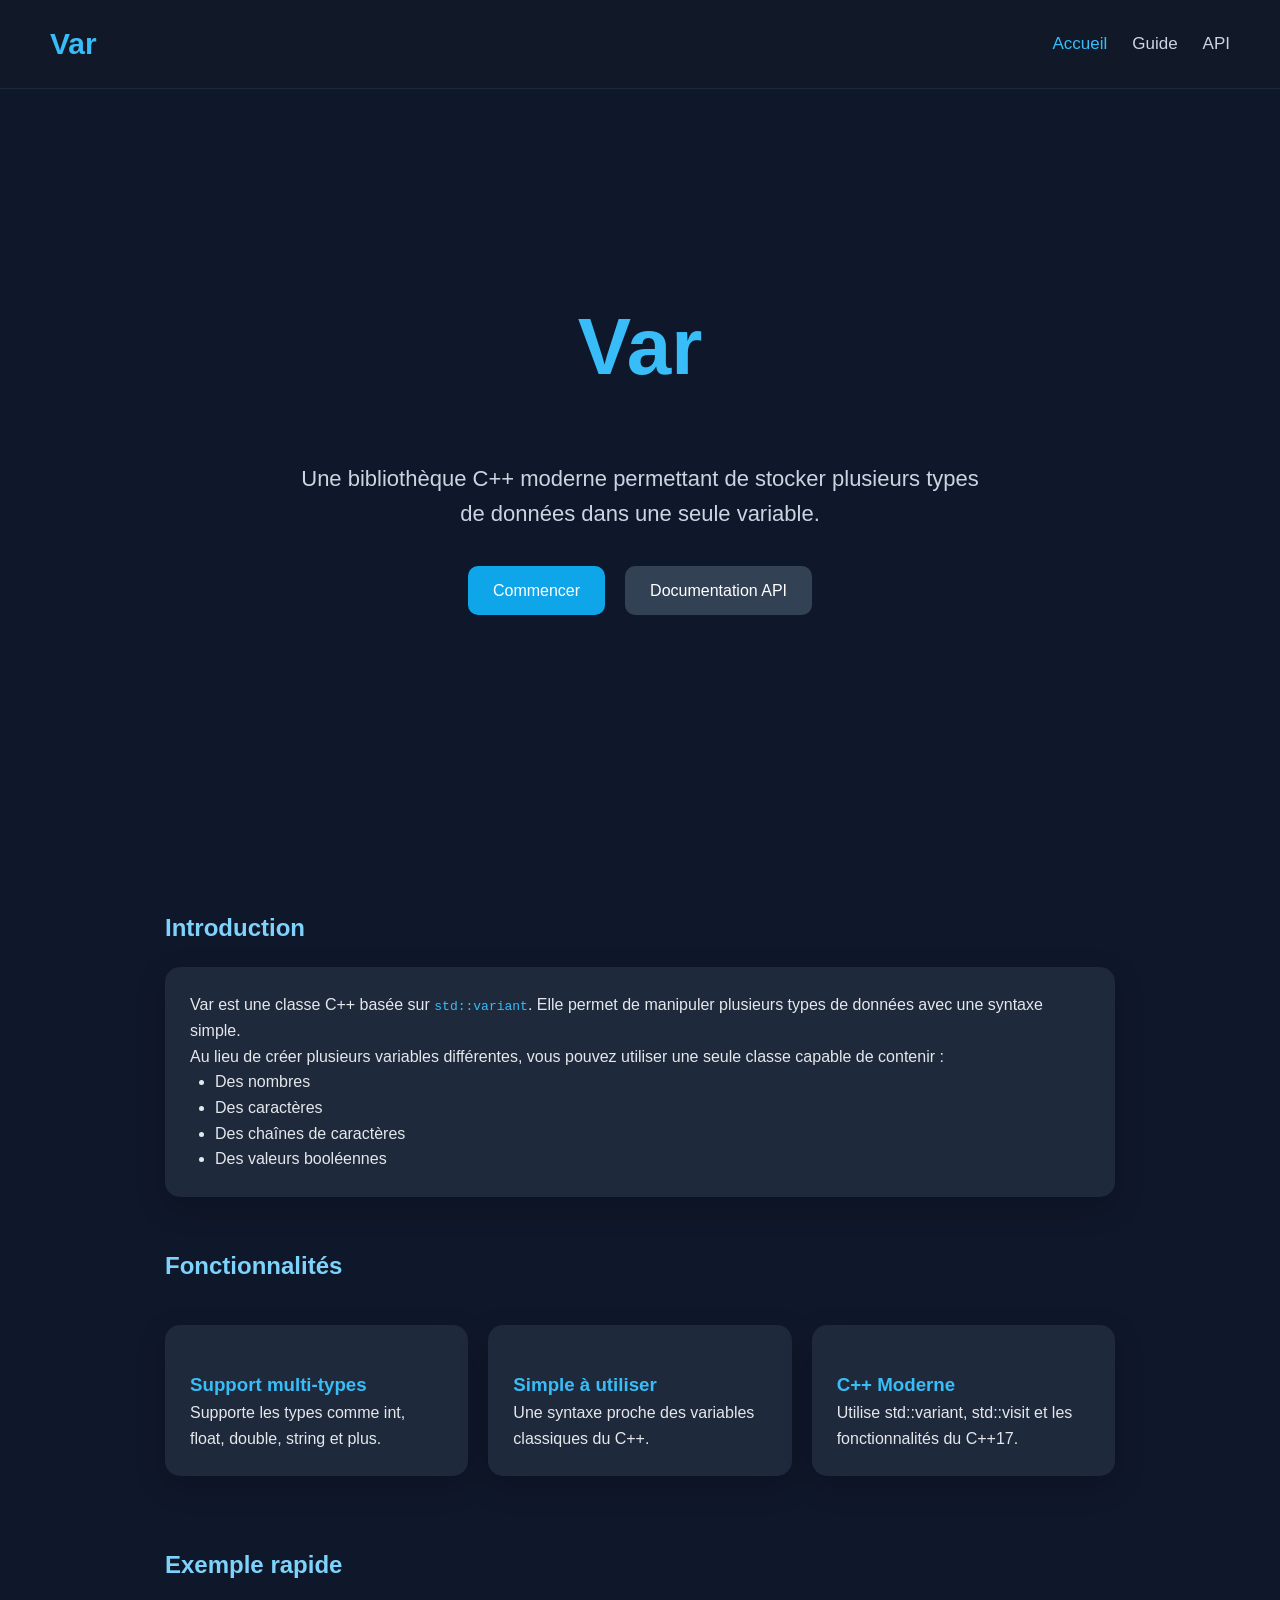
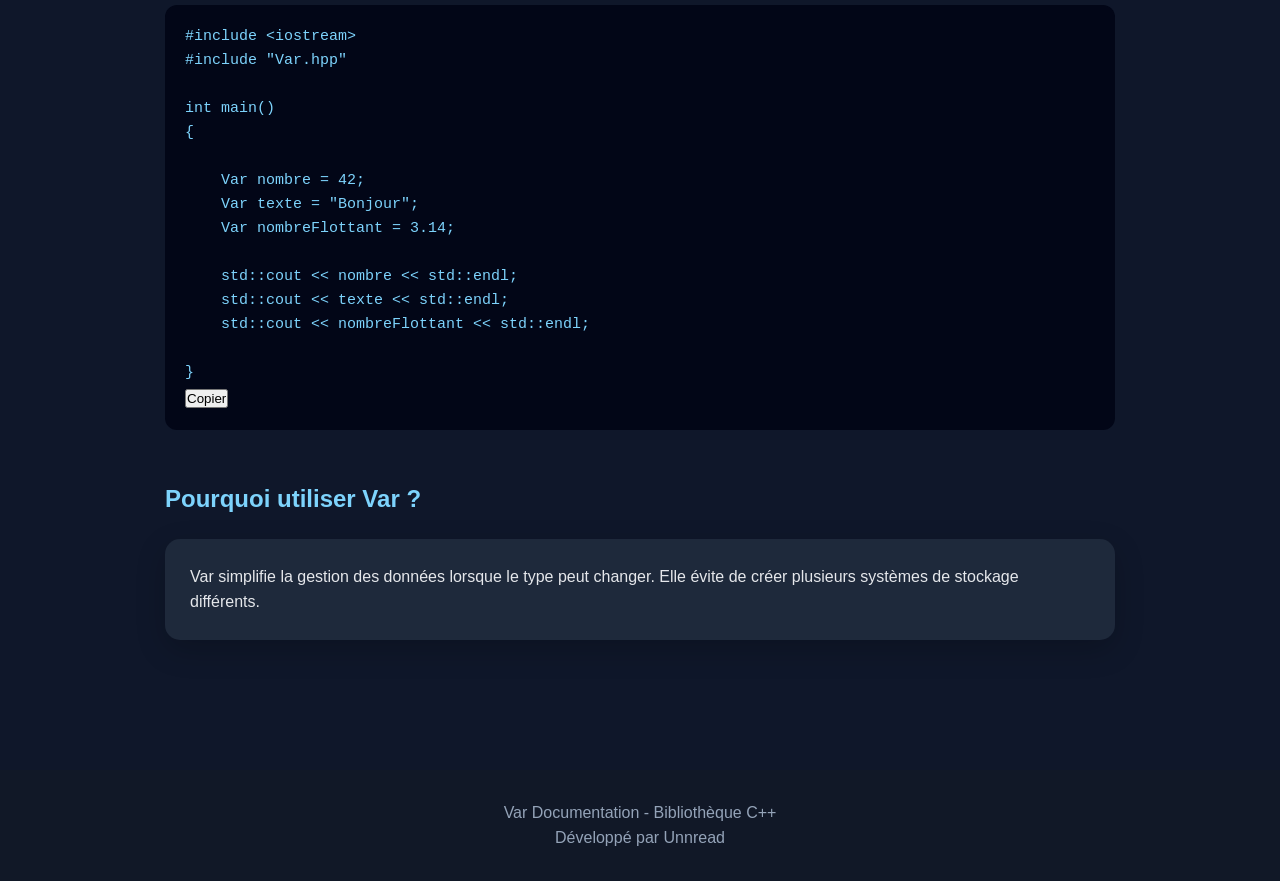
<file: docs/index.html>
<!DOCTYPE html>
<html lang="fr">

<head>
    <meta charset="UTF-8">
    <meta name="viewport" content="width=device-width, initial-scale=1.0">

    <title>Var - Documentation C++</title>

    <link rel="stylesheet" href="css/style.css">
</head>

<body>

<header>

    <nav class="navbar">

        <div class="title">
            Var
        </div>

        <ul>
            <li><a class="active" href="index.html">Accueil</a></li>
            <li><a href="guide.html">Guide</a></li>
            <li><a href="api.html">API</a></li>
        </ul>

    </nav>

</header>


<main>


<section class="hero">

    <h1>
        Var
    </h1>

    <p>
        Une bibliothèque C++ moderne permettant de stocker plusieurs types
        de données dans une seule variable.
    </p>


    <div class="buttons">

        <a href="guide.html" class="button">
            Commencer
        </a>

        <a href="api.html" class="button secondary">
            Documentation API
        </a>

    </div>

</section>



<section class="container">


<h2>
    Introduction
</h2>


<div class="card">

<p>

Var est une classe C++ basée sur <code>std::variant</code>.
Elle permet de manipuler plusieurs types de données avec une syntaxe simple.

</p>

<p>

Au lieu de créer plusieurs variables différentes,
vous pouvez utiliser une seule classe capable de contenir :

</p>


<ul>

<li>Des nombres</li>
<li>Des caractères</li>
<li>Des chaînes de caractères</li>
<li>Des valeurs booléennes</li>

</ul>


</div>



<h2>
    Fonctionnalités
</h2>


<div class="grid">


<div class="card">

<h3>
Support multi-types
</h3>

<p>
Supporte les types comme int, float, double, string et plus.
</p>

</div>



<div class="card">

<h3>
Simple à utiliser
</h3>

<p>
Une syntaxe proche des variables classiques du C++.
</p>

</div>



<div class="card">

<h3>
C++ Moderne
</h3>

<p>
Utilise std::variant, std::visit et les fonctionnalités du C++17.
</p>

</div>



</div>




<h2>
Exemple rapide
</h2>


<div class="code">

<pre>
#include &lt;iostream&gt;
#include "Var.hpp"

int main()
{

    Var nombre = 42;
    Var texte = "Bonjour";
    Var nombreFlottant = 3.14;

    std::cout &lt;&lt; nombre &lt;&lt; std::endl;
    std::cout &lt;&lt; texte &lt;&lt; std::endl;
    std::cout &lt;&lt; nombreFlottant &lt;&lt; std::endl;

}
</pre>

</div>



<h2>
Pourquoi utiliser Var ?
</h2>


<div class="card">

<p>

Var simplifie la gestion des données lorsque le type peut changer.
Elle évite de créer plusieurs systèmes de stockage différents.

</p>


</div>



</section>


</main>



<footer>

<p>
Var Documentation - Bibliothèque C++
</p>

<p>
Développé par Unnread
</p>

</footer>



<script src="js/script.js"></script>

</body>

</html>
</file>
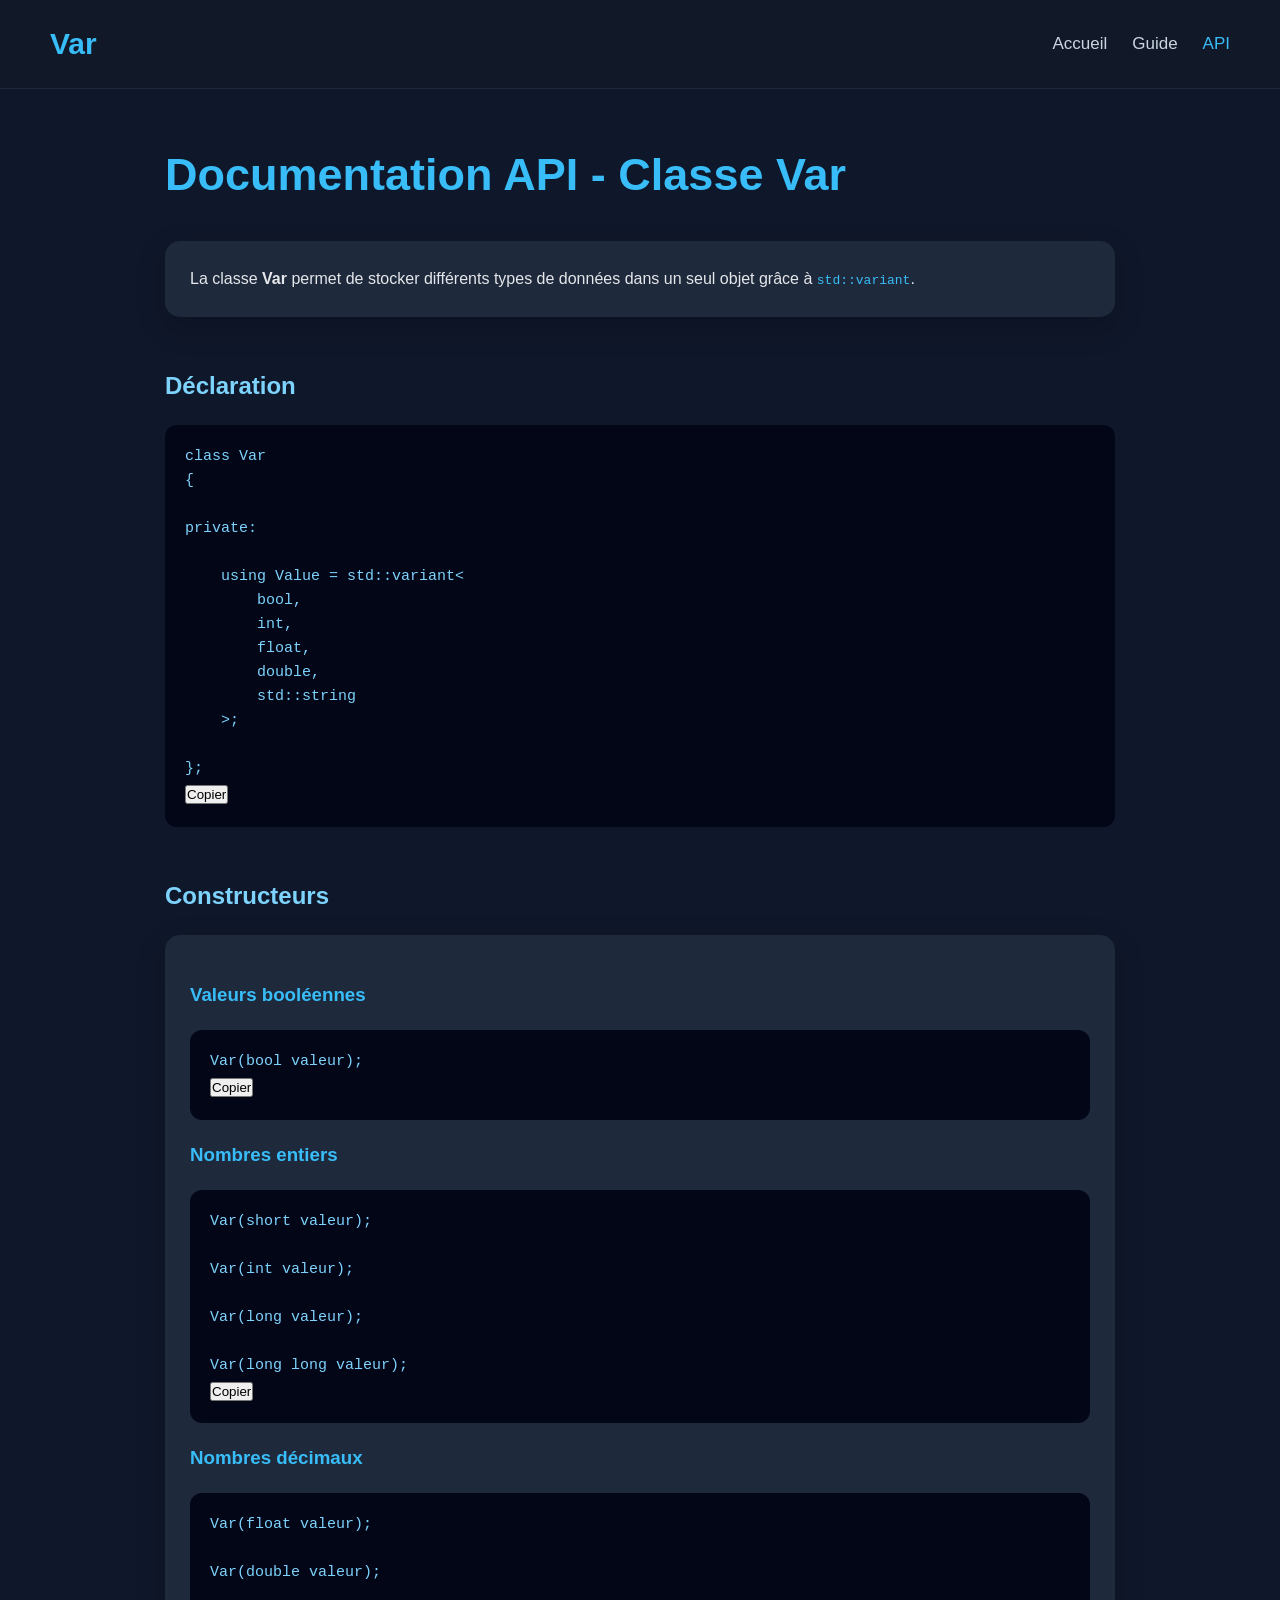
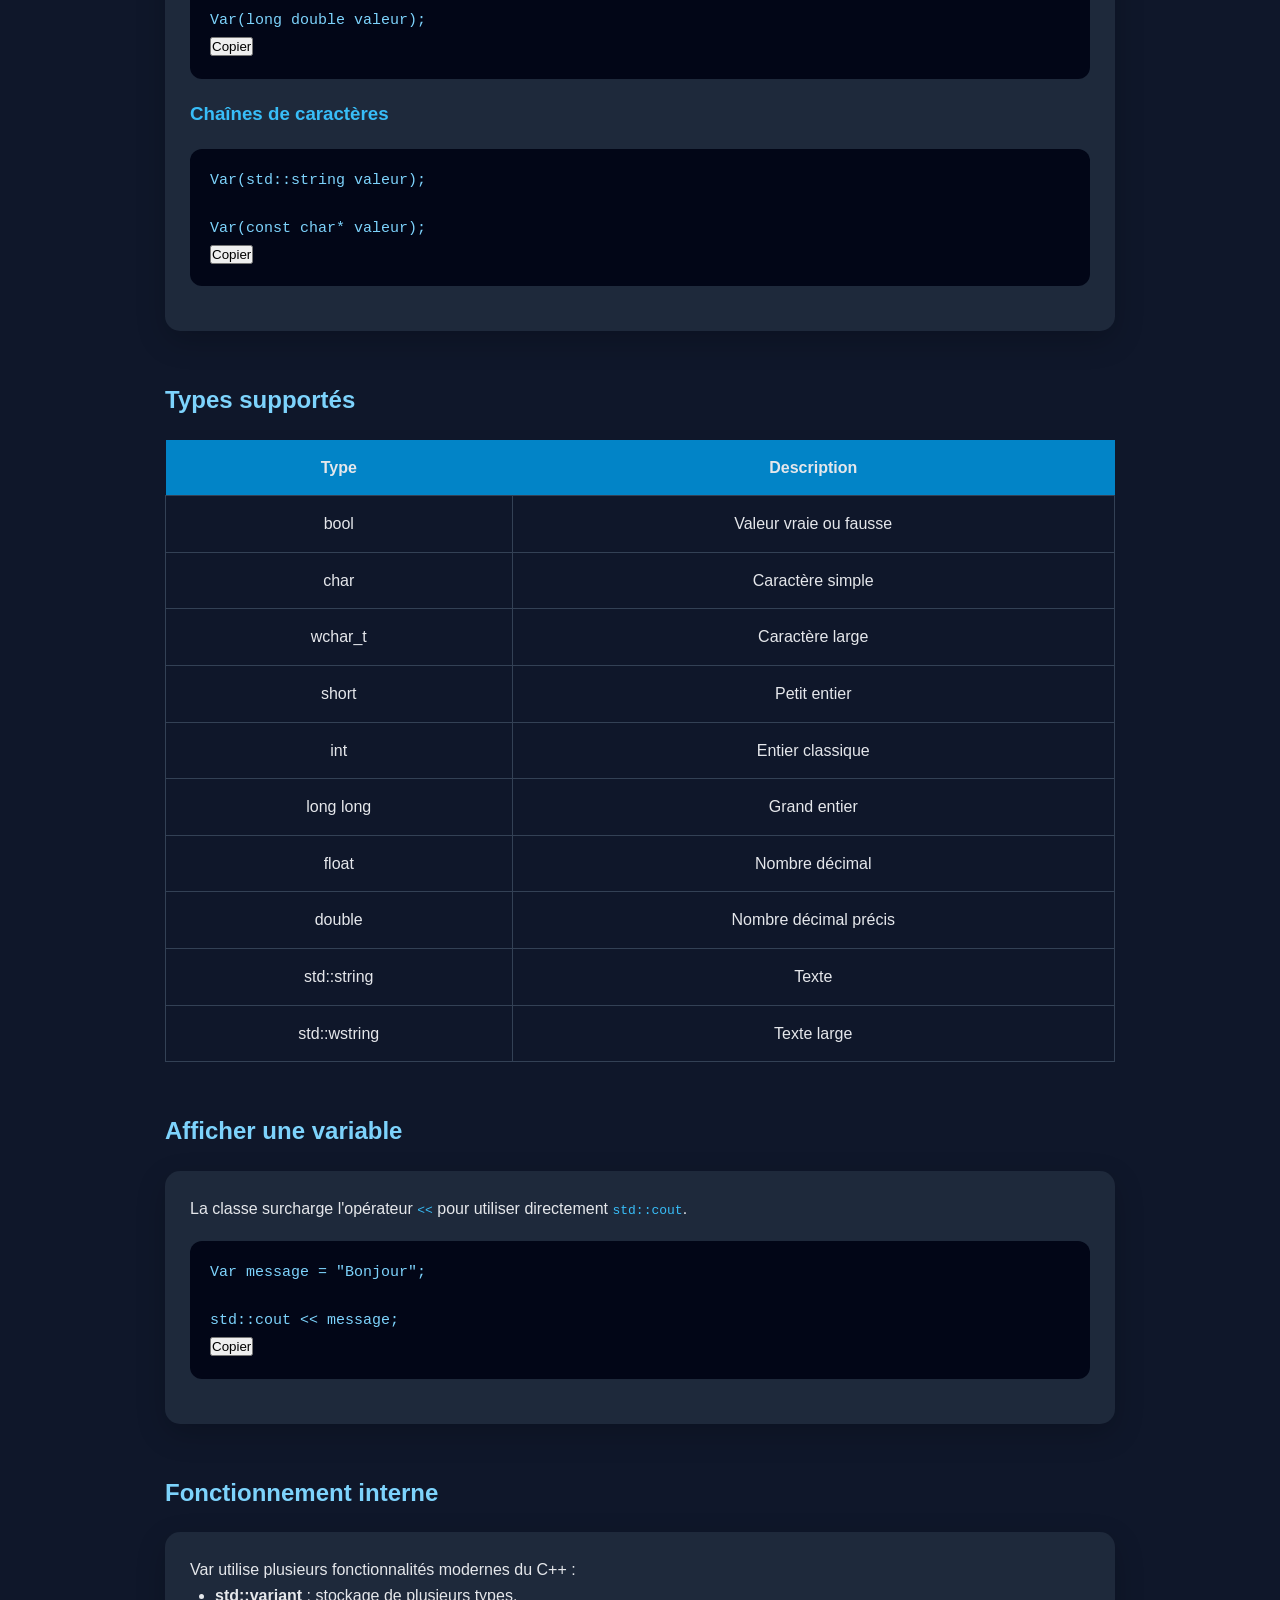
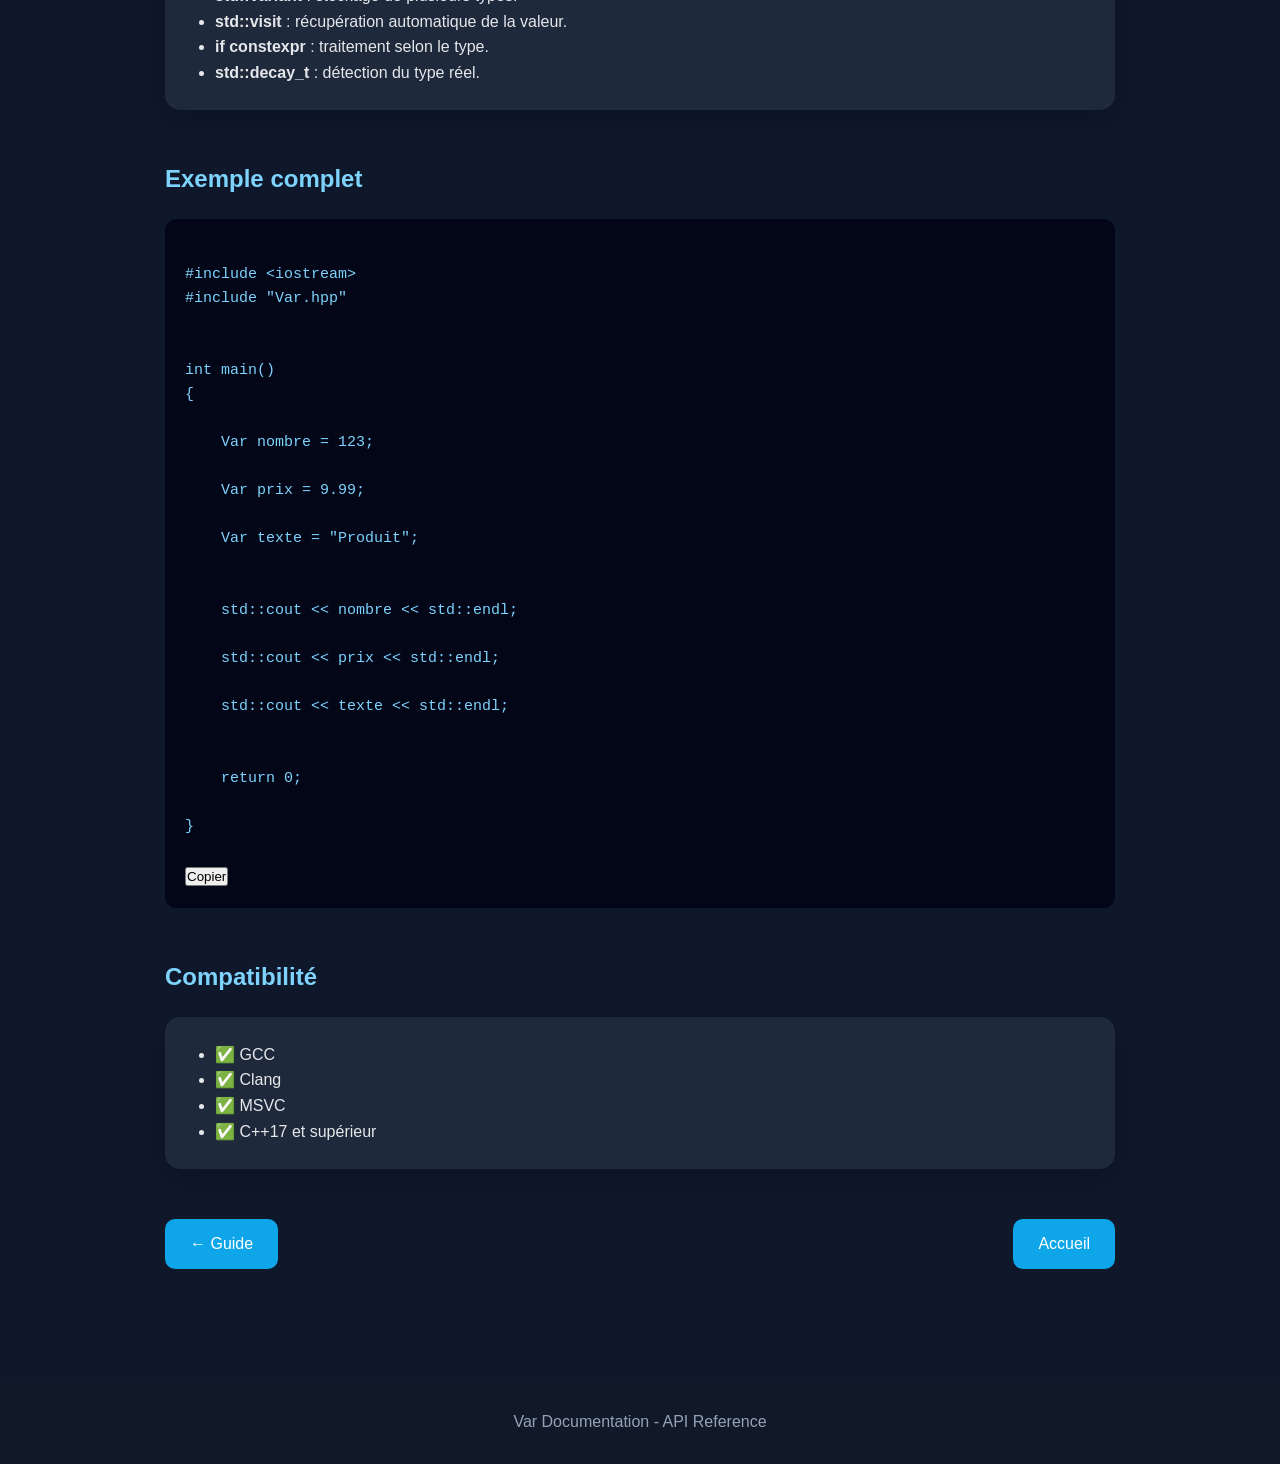
<file: docs/api.html>
<!DOCTYPE html>
<html lang="fr">

<head>

<meta charset="UTF-8">
<meta name="viewport" content="width=device-width, initial-scale=1.0">

<title>Var - API Documentation</title>

<link rel="stylesheet" href="css/style.css">

</head>


<body>


<header>

<nav class="navbar">

<div class="title">
    Var
</div>


<ul>

<li>
<a href="index.html">Accueil</a>
</li>

<li>
<a href="guide.html">Guide</a>
</li>

<li>
<a class="active" href="api.html">API</a>
</li>

</ul>

</nav>

</header>




<main>


<section class="container">


<h1>
Documentation API - Classe Var
</h1>



<div class="card">

<p>
La classe <strong>Var</strong> permet de stocker différents types
de données dans un seul objet grâce à <code>std::variant</code>.
</p>

</div>




<h2>
Déclaration
</h2>


<div class="code">

<pre>
class Var
{

private:

    using Value = std::variant&lt;
        bool,
        int,
        float,
        double,
        std::string
    &gt;;

};
</pre>

</div>





<h2>
Constructeurs
</h2>


<div class="card">


<h3>
Valeurs booléennes
</h3>


<div class="code">

<pre>
Var(bool valeur);
</pre>

</div>



<h3>
Nombres entiers
</h3>


<div class="code">

<pre>
Var(short valeur);

Var(int valeur);

Var(long valeur);

Var(long long valeur);
</pre>

</div>




<h3>
Nombres décimaux
</h3>


<div class="code">

<pre>
Var(float valeur);

Var(double valeur);

Var(long double valeur);
</pre>

</div>




<h3>
Chaînes de caractères
</h3>


<div class="code">

<pre>
Var(std::string valeur);

Var(const char* valeur);
</pre>

</div>


</div>







<h2>
Types supportés
</h2>


<table>


<tr>

<th>
Type
</th>

<th>
Description
</th>

</tr>


<tr>
<td>bool</td>
<td>Valeur vraie ou fausse</td>
</tr>


<tr>
<td>char</td>
<td>Caractère simple</td>
</tr>


<tr>
<td>wchar_t</td>
<td>Caractère large</td>
</tr>


<tr>
<td>short</td>
<td>Petit entier</td>
</tr>


<tr>
<td>int</td>
<td>Entier classique</td>
</tr>


<tr>
<td>long long</td>
<td>Grand entier</td>
</tr>


<tr>
<td>float</td>
<td>Nombre décimal</td>
</tr>


<tr>
<td>double</td>
<td>Nombre décimal précis</td>
</tr>


<tr>
<td>std::string</td>
<td>Texte</td>
</tr>


<tr>
<td>std::wstring</td>
<td>Texte large</td>
</tr>


</table>








<h2>
Afficher une variable
</h2>



<div class="card">

<p>
La classe surcharge l'opérateur <code>&lt;&lt;</code>
pour utiliser directement <code>std::cout</code>.
</p>


<div class="code">

<pre>
Var message = "Bonjour";

std::cout &lt;&lt; message;
</pre>

</div>


</div>







<h2>
Fonctionnement interne
</h2>


<div class="card">


<p>

Var utilise plusieurs fonctionnalités modernes du C++ :

</p>


<ul>

<li>
<strong>std::variant</strong> : stockage de plusieurs types.
</li>


<li>
<strong>std::visit</strong> : récupération automatique de la valeur.
</li>


<li>
<strong>if constexpr</strong> : traitement selon le type.
</li>


<li>
<strong>std::decay_t</strong> : détection du type réel.
</li>


</ul>


</div>








<h2>
Exemple complet
</h2>


<div class="code">

<pre>

#include &lt;iostream&gt;
#include "Var.hpp"


int main()
{

    Var nombre = 123;

    Var prix = 9.99;

    Var texte = "Produit";


    std::cout &lt;&lt; nombre &lt;&lt; std::endl;

    std::cout &lt;&lt; prix &lt;&lt; std::endl;

    std::cout &lt;&lt; texte &lt;&lt; std::endl;


    return 0;

}

</pre>

</div>







<h2>
Compatibilité
</h2>


<div class="card">


<ul>

<li>✅ GCC</li>

<li>✅ Clang</li>

<li>✅ MSVC</li>

<li>✅ C++17 et supérieur</li>

</ul>


</div>






<div class="navigation">


<a href="guide.html" class="button">
← Guide
</a>


<a href="index.html" class="button">
Accueil
</a>


</div>





</section>


</main>




<footer>

<p>
Var Documentation - API Reference
</p>

</footer>



<script src="js/script.js"></script>


</body>

</html>
</file>
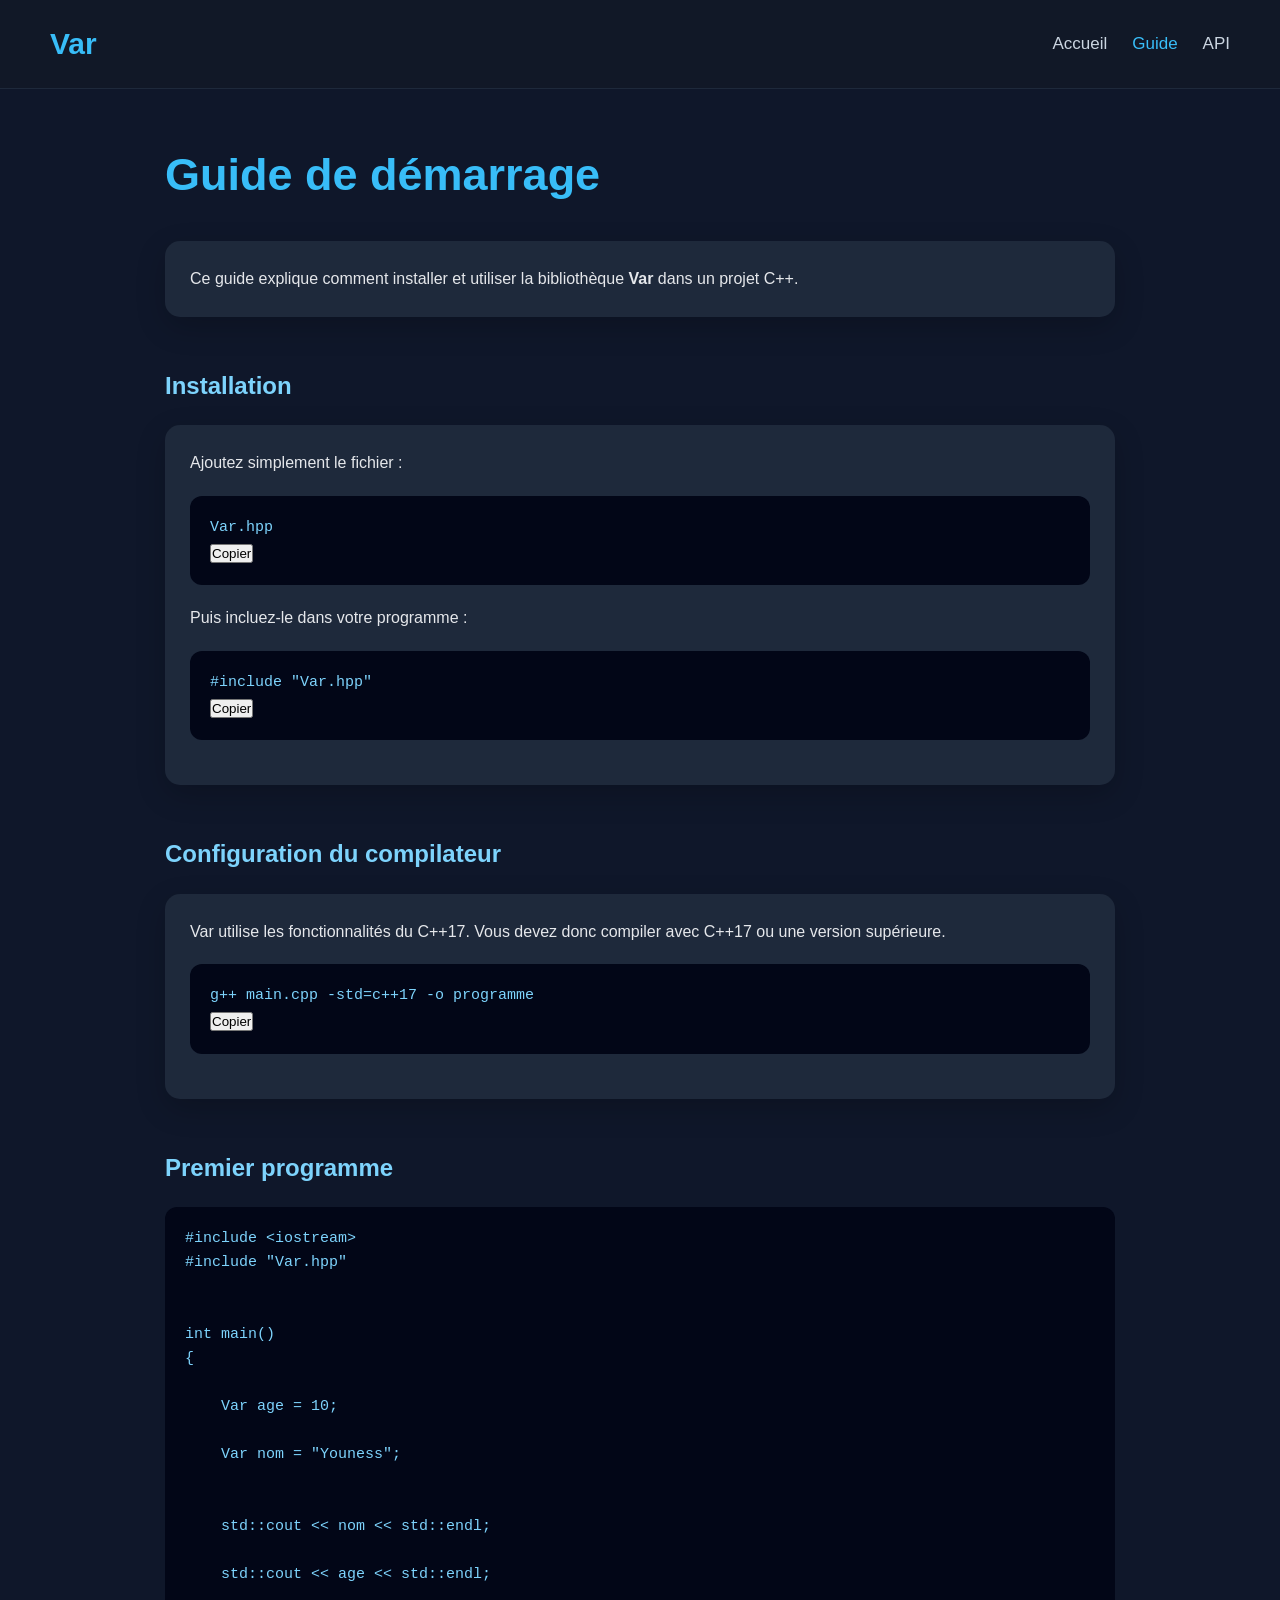
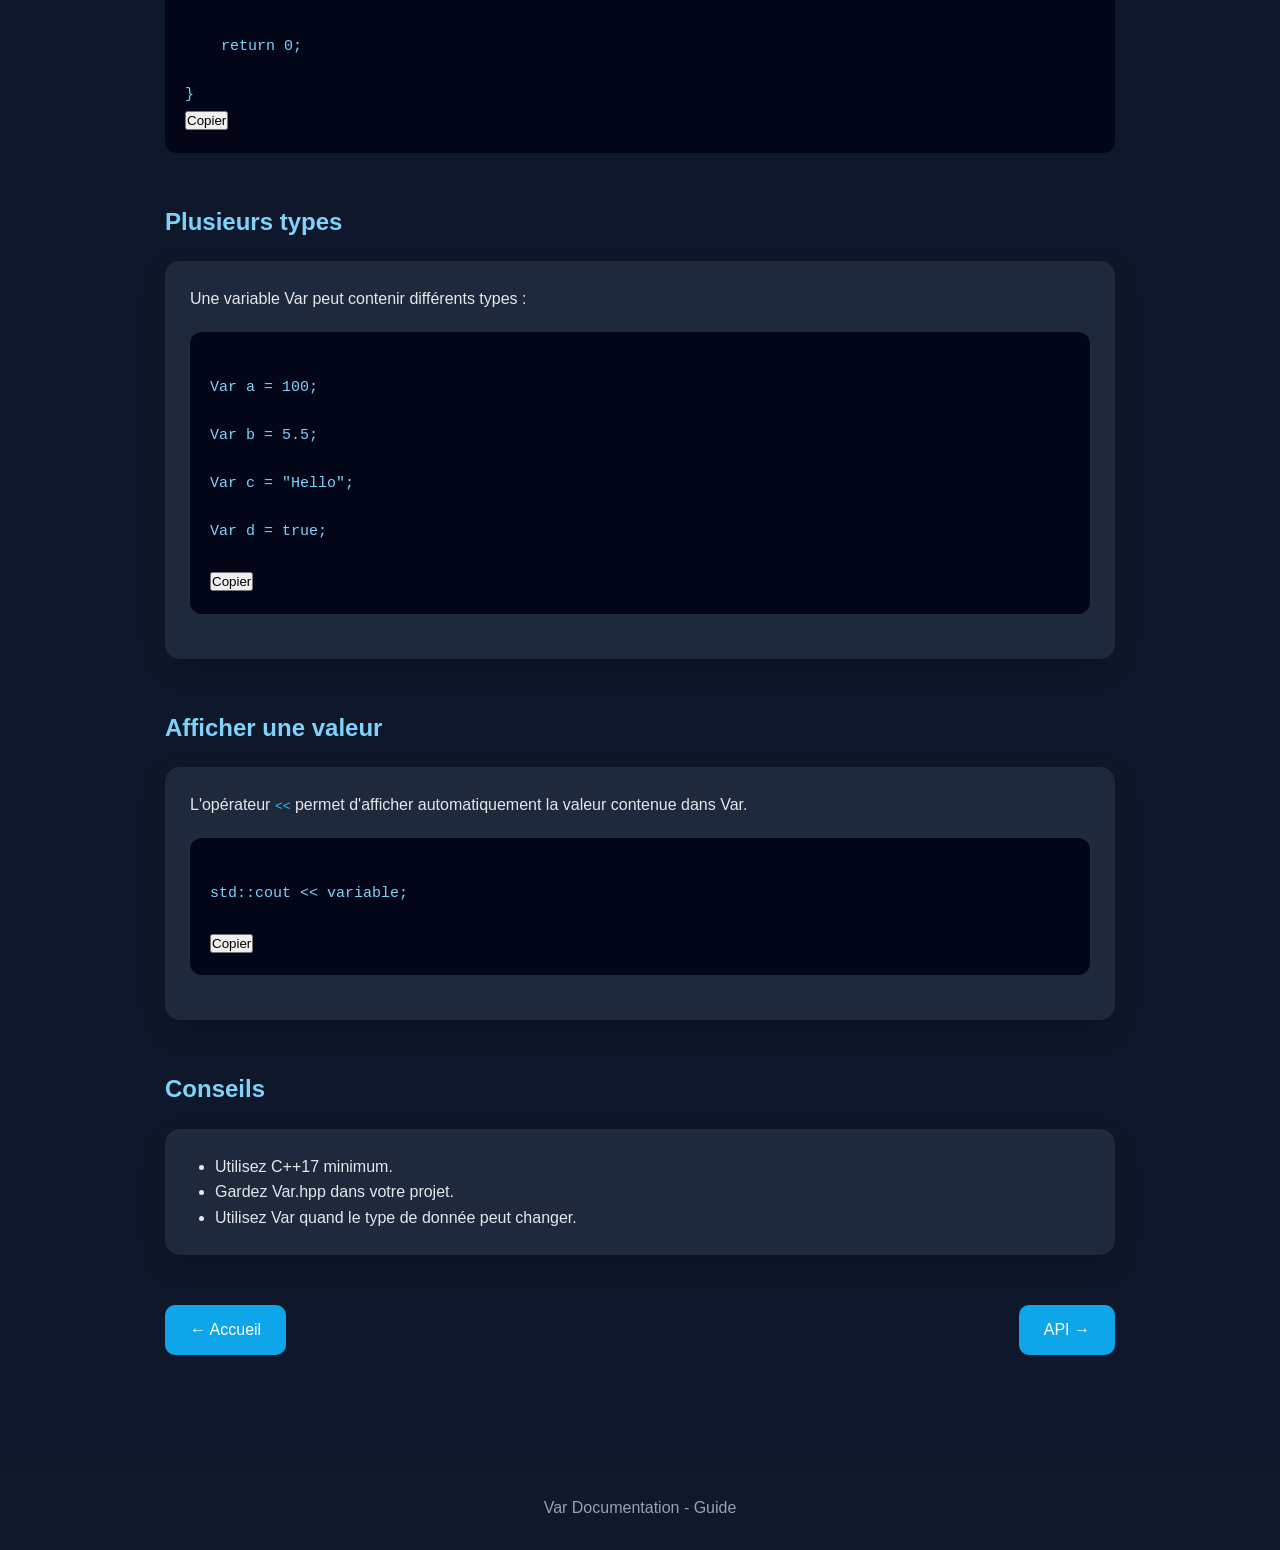
<file: docs/guide.html>
<!DOCTYPE html>
<html lang="fr">

<head>

    <meta charset="UTF-8">
    <meta name="viewport" content="width=device-width, initial-scale=1.0">

    <title>Var - Guide</title>

    <link rel="stylesheet" href="css/style.css">

</head>


<body>


<header>

<nav class="navbar">

<div class="title">
    Var
</div>


<ul>

<li>
<a href="index.html">Accueil</a>
</li>

<li>
<a class="active" href="guide.html">Guide</a>
</li>

<li>
<a href="api.html">API</a>
</li>

</ul>

</nav>

</header>



<main>


<section class="container">


<h1>
Guide de démarrage
</h1>


<div class="card">

<p>

Ce guide explique comment installer et utiliser la bibliothèque
<strong>Var</strong> dans un projet C++.

</p>

</div>



<h2>
Installation
</h2>


<div class="card">

<p>
Ajoutez simplement le fichier :
</p>


<div class="code">

<pre>
Var.hpp
</pre>

</div>


<p>
Puis incluez-le dans votre programme :
</p>


<div class="code">

<pre>
#include "Var.hpp"
</pre>

</div>


</div>





<h2>
Configuration du compilateur
</h2>


<div class="card">

<p>
Var utilise les fonctionnalités du C++17.
Vous devez donc compiler avec C++17 ou une version supérieure.
</p>


<div class="code">

<pre>
g++ main.cpp -std=c++17 -o programme
</pre>

</div>


</div>





<h2>
Premier programme
</h2>


<div class="code">

<pre>
#include &lt;iostream&gt;
#include "Var.hpp"


int main()
{

    Var age = 10;

    Var nom = "Youness";


    std::cout &lt;&lt; nom &lt;&lt; std::endl;

    std::cout &lt;&lt; age &lt;&lt; std::endl;


    return 0;

}
</pre>

</div>





<h2>
Plusieurs types
</h2>


<div class="card">


<p>
Une variable Var peut contenir différents types :
</p>


<div class="code">

<pre>

Var a = 100;

Var b = 5.5;

Var c = "Hello";

Var d = true;

</pre>

</div>


</div>





<h2>
Afficher une valeur
</h2>


<div class="card">

<p>
L'opérateur <code>&lt;&lt;</code> permet d'afficher automatiquement
la valeur contenue dans Var.
</p>


<div class="code">

<pre>

std::cout &lt;&lt; variable;

</pre>

</div>


</div>





<h2>
Conseils
</h2>


<div class="card">


<ul>

<li>
Utilisez C++17 minimum.
</li>

<li>
Gardez Var.hpp dans votre projet.
</li>

<li>
Utilisez Var quand le type de donnée peut changer.
</li>

</ul>


</div>



<div class="navigation">


<a href="index.html" class="button">
← Accueil
</a>


<a href="api.html" class="button">
API →
</a>


</div>



</section>


</main>




<footer>

<p>
Var Documentation - Guide
</p>

</footer>



<script src="js/script.js"></script>


</body>

</html>
</file>
<file: docs/css/style.css>
/* ==========================
   VAR DOCUMENTATION STYLE
   ========================== */


* {
    margin: 0;
    padding: 0;
    box-sizing: border-box;
}


body {

    font-family: Arial, Helvetica, sans-serif;

    background: #0f172a;

    color: #e5e7eb;

    line-height: 1.6;

}


/* ==========================
   NAVBAR
   ========================== */


.navbar {

    width: 100%;

    background: #111827;

    padding: 20px 50px;

    display: flex;

    justify-content: space-between;

    align-items: center;

    position: sticky;

    top: 0;

    border-bottom: 1px solid #1e293b;

}


.title {

    font-size: 30px;

    font-weight: bold;

    color: #38bdf8;

}



.navbar ul {

    list-style: none;

    display: flex;

    gap: 25px;

}



.navbar a {

    text-decoration: none;

    color: #cbd5e1;

    font-size: 17px;

    transition: 0.3s;

}



.navbar a:hover,
.navbar .active {

    color: #38bdf8;

}



/* ==========================
   HERO
   ========================== */


.hero {

    min-height: 80vh;

    display: flex;

    flex-direction: column;

    justify-content: center;

    align-items: center;

    text-align: center;

    padding: 40px;

}


.hero h1 {

    font-size: 80px;

    color: #38bdf8;

}



.hero p {

    max-width: 700px;

    margin-top: 20px;

    font-size: 22px;

    color: #cbd5e1;

}





/* ==========================
   CONTAINER
   ========================== */


.container {

    max-width: 1000px;

    margin: auto;

    padding: 50px 25px;

}



h1 {

    font-size: 45px;

    margin-bottom: 30px;

    color: #38bdf8;

}


h2 {

    margin-top: 50px;

    margin-bottom: 20px;

    color: #7dd3fc;

}


h3 {

    margin-top: 20px;

    color: #38bdf8;

}





/* ==========================
   CARDS
   ========================== */


.card {

    background: #1e293b;

    padding: 25px;

    border-radius: 15px;

    margin: 20px 0;

    box-shadow: 0 10px 30px rgba(0,0,0,0.2);

}



.card ul {

    margin-left: 25px;

}





/* ==========================
   GRID
   ========================== */


.grid {

    display: grid;

    grid-template-columns: repeat(auto-fit,minmax(250px,1fr));

    gap: 20px;

}





/* ==========================
   BUTTONS
   ========================== */


.buttons {

    margin-top: 35px;

    display: flex;

    gap: 20px;

}



.button {

    display: inline-block;

    background: #0ea5e9;

    color: white;

    padding: 12px 25px;

    border-radius: 10px;

    text-decoration: none;

    transition: 0.3s;

}



.button:hover {

    transform: translateY(-3px);

    background: #0284c7;

}



.secondary {

    background: #334155;

}





/* ==========================
   CODE BLOCK
   ========================== */


.code {

    background: #020617;

    border-radius: 12px;

    padding: 20px;

    margin: 20px 0;

    overflow-x: auto;

}



pre {

    color: #7dd3fc;

    font-family: Consolas, monospace;

    font-size: 15px;

}





code {

    color: #38bdf8;

}





/* ==========================
   TABLE
   ========================== */


table {

    width: 100%;

    border-collapse: collapse;

    margin-top: 20px;

}



th {

    background: #0284c7;

    padding: 15px;

}



td {

    padding: 15px;

    border: 1px solid #334155;

    text-align: center;

}





/* ==========================
   NAVIGATION PAGES
   ========================== */


.navigation {

    margin-top: 50px;

    display: flex;

    justify-content: space-between;

}





/* ==========================
   FOOTER
   ========================== */


footer {

    background: #111827;

    padding: 30px;

    text-align: center;

    color: #94a3b8;

    margin-top: 60px;

}





/* ==========================
   RESPONSIVE
   ========================== */


@media(max-width:700px){


.navbar {

    flex-direction: column;

    gap:20px;

}


.navbar ul {

    flex-direction: column;

    text-align:center;

}



.hero h1 {

    font-size:50px;

}



.hero p {

    font-size:18px;

}


.buttons {

    flex-direction:column;

}



h1 {

    font-size:35px;

}


}
</file>
